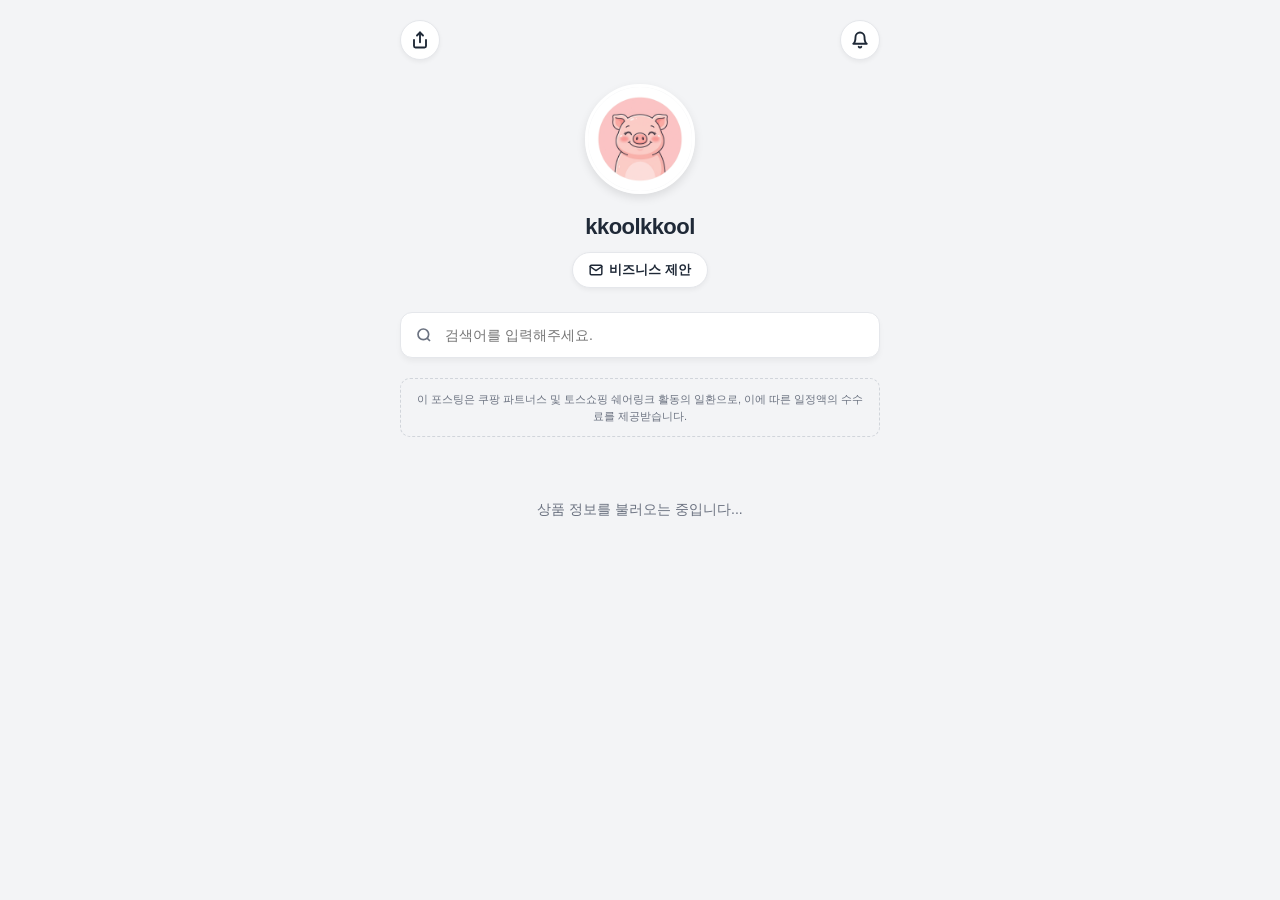
<file: index.html>
<!DOCTYPE html>
<html lang="ko">
<head>
  <meta charset="UTF-8">
  <meta name="viewport" content="width=device-width, initial-scale=1.0">
  <title>링크 보관함</title>
  
  <!-- CSS Variables & Base Styles -->
  <style>
    :root {
      --bg-color: #f3f4f6;
      --card-bg: #ffffff;
      --text-main: #1f2937;
      --text-muted: #6b7280;
      --primary-color: #4f46e5;
      --border-color: #e5e7eb;
    }

    * {
      box-sizing: border-box;
      margin: 0;
      padding: 0;
    }

    body {
      font-family: -apple-system, BlinkMacSystemFont, "Segoe UI", Roboto, "Helvetica Neue", Arial, sans-serif;
      background-color: var(--bg-color);
      color: var(--text-main);
      display: flex;
      justify-content: center;
      min-height: 100vh;
      padding: 20px 16px;
    }

    /* Page Container restricted to standard Mobile view */
    .profile-container {
      width: 100%;
      max-width: 480px;
      display: flex;
      flex-direction: column;
      align-items: center;
    }

    /* Top Action Icons */
    .top-actions {
      width: 100%;
      display: flex;
      justify-content: space-between;
      margin-bottom: 24px;
    }

    .action-btn {
      width: 40px;
      height: 40px;
      border-radius: 50%;
      background: var(--card-bg);
      border: 1px solid var(--border-color);
      display: flex;
      align-items: center;
      justify-content: center;
      cursor: pointer;
      box-shadow: 0 2px 4px rgba(0, 0, 0, 0.05);
      transition: transform 0.2s;
    }

    .action-btn:hover {
      transform: scale(1.05);
    }

    /* Profile Info Section */
    .profile-header {
      display: flex;
      flex-direction: column;
      align-items: center;
      margin-bottom: 24px;
      text-align: center;
      width: 100%;
    }

    .profile-avatar-wrapper {
      position: relative;
      margin-bottom: 16px;
    }

    .profile-avatar {
      width: 110px;
      height: 110px;
      border-radius: 50%;
      object-fit: cover;
      border: 3px solid #ffffff;
      box-shadow: 0 4px 10px rgba(0, 0, 0, 0.1);
    }

    .profile-name {
      font-size: 22px;
      font-weight: 800;
      color: var(--text-main);
      margin-bottom: 12px;
      letter-spacing: -0.025em;
    }

    .business-btn {
      display: inline-flex;
      align-items: center;
      gap: 6px;
      background: var(--card-bg);
      border: 1px solid var(--border-color);
      padding: 8px 16px;
      border-radius: 20px;
      font-size: 13px;
      font-weight: 700;
      color: var(--text-main);
      text-decoration: none;
      cursor: pointer;
      box-shadow: 0 2px 5px rgba(0, 0, 0, 0.05);
      transition: background 0.2s, transform 0.2s;
    }

    .business-btn:hover {
      background: #f9fafb;
      transform: translateY(-1px);
    }

    /* Live Search Input */
    .search-wrapper {
      width: 100%;
      position: relative;
      margin-bottom: 20px;
    }

    .search-input {
      width: 100%;
      padding: 14px 16px 14px 44px;
      background: var(--card-bg);
      border: 1px solid var(--border-color);
      border-radius: 12px;
      font-size: 14px;
      color: var(--text-main);
      outline: none;
      box-shadow: 0 4px 6px -1px rgba(0, 0, 0, 0.05);
      transition: border-color 0.2s;
    }

    .search-input:focus {
      border-color: #cbd5e1;
    }

    .search-icon {
      position: absolute;
      left: 16px;
      top: 50%;
      transform: translateY(-50%);
      color: var(--text-muted);
      font-size: 16px;
      pointer-events: none;
    }

    /* FTC Disclosure Notice Box */
    .disclosure-box {
      width: 100%;
      background: rgba(243, 244, 246, 0.5);
      border: 1px dashed #d1d5db;
      padding: 12px;
      border-radius: 10px;
      font-size: 11px;
      line-height: 1.5;
      color: var(--text-muted);
      text-align: center;
      margin-bottom: 24px;
      white-space: pre-line;
    }

    /* Product Cards List */
    .product-list {
      width: 100%;
      display: flex;
      flex-direction: column;
      gap: 12px;
    }

    .product-card {
      background: var(--card-bg);
      border: 1px solid var(--border-color);
      border-radius: 16px;
      padding: 12px;
      display: flex;
      align-items: center;
      gap: 16px;
      cursor: pointer;
      box-shadow: 0 4px 6px -1px rgba(0, 0, 0, 0.03), 0 2px 4px -1px rgba(0, 0, 0, 0.02);
      transition: transform 0.2s, box-shadow 0.2s;
    }

    .product-card:hover {
      transform: translateY(-2px);
      box-shadow: 0 10px 15px -3px rgba(0, 0, 0, 0.05), 0 4px 6px -2px rgba(0, 0, 0, 0.02);
    }

    .product-thumb {
      width: 70px;
      height: 70px;
      border-radius: 12px;
      object-fit: cover;
      background: #f3f4f6;
      flex-shrink: 0;
    }

    .product-info {
      flex: 1;
      display: flex;
      justify-content: center;
      padding-right: 12px;
    }

    .product-title {
      font-size: 15px;
      font-weight: 700;
      color: var(--text-main);
      text-align: center;
      line-height: 1.4;
    }

    /* Loading / Empty States */
    .status-msg {
      padding: 40px 0;
      text-align: center;
      color: var(--text-muted);
      font-size: 14px;
      font-weight: 500;
    }

    /* Responsive adjustments */
    @media (max-width: 480px) {
      body {
        padding: 12px 8px;
      }
    }
  </style>
</head>
<body>

  <div class="profile-container">
    <!-- Top Action Icons -->
    <div class="top-actions">
      <div class="action-btn" onclick="shareProfile()">
        <svg width="18" height="18" viewBox="0 0 24 24" fill="none" stroke="currentColor" stroke-width="2.5" stroke-linecap="round" stroke-linejoin="round">
          <path d="M4 12v8a2 2 0 0 0 2 2h12a2 2 0 0 0 2-2v-8"></path>
          <polyline points="16 6 12 2 8 6"></polyline>
          <line x1="12" y1="2" x2="12" y2="15"></line>
        </svg>
      </div>
      <div class="action-btn" onclick="alert('알림 설정이 활성화되었습니다.')">
        <svg width="18" height="18" viewBox="0 0 24 24" fill="none" stroke="currentColor" stroke-width="2.5" stroke-linecap="round" stroke-linejoin="round">
          <path d="M18 8A6 6 0 0 0 6 8c0 7-3 9-3 9h18s-3-2-3-9"></path>
          <path d="M13.73 21a2 2 0 0 1-3.46 0"></path>
        </svg>
      </div>
    </div>

    <!-- Profile Header Info -->
    <div class="profile-header">
      <div class="profile-avatar-wrapper">
        <img id="profile-img" class="profile-avatar" src="kkoolkkool_avatar.jpg" alt="Profile Avatar">
      </div>
      <div id="profile-name" class="profile-name">kkoolkkool</div>
      <a id="business-link" class="business-btn" href="mailto:koolkool@naver.com">
        <svg width="14" height="14" viewBox="0 0 24 24" fill="none" stroke="currentColor" stroke-width="2.5" stroke-linecap="round" stroke-linejoin="round">
          <path d="M4 4h16c1.1 0 2 .9 2 2v12c0 1.1-.9 2-2 2H4c-1.1 0-2-.9-2-2V6c0-1.1.9-2 2-2z"></path>
          <polyline points="22,6 12,13 2,6"></polyline>
        </svg>
        <span>비즈니스 제안</span>
      </a>
    </div>

    <!-- Live Search Input -->
    <div class="search-wrapper">
      <svg class="search-icon" width="16" height="16" viewBox="0 0 24 24" fill="none" stroke="currentColor" stroke-width="2.5">
        <circle cx="11" cy="11" r="8"></circle>
        <line x1="21" y1="21" x2="16.65" y2="16.65"></line>
      </svg>
      <input type="text" id="search-input" class="search-input" placeholder="검색어를 입력해주세요.">
    </div>

    <!-- FTC Disclosure Notice -->
    <div id="disclosure-text" class="disclosure-box">
      이 포스팅은 쿠팡 파트너스 활동의 일환으로
      이에 따른 일정액의 수수료를 제공받습니다.
    </div>

    <!-- Product List -->
    <div id="product-list" class="product-list">
      <div class="status-msg">상품 정보를 불러오는 중입니다...</div>
    </div>
  </div>

  <!-- Load Supabase Dependencies -->
  <script src="src/lib/supabase.min.js"></script>
  <script src="src/utils/supabaseClient.js"></script>

  <!-- Client-side Logic -->
  <script>
    let allProducts = [];
    let activeProfile = {};

    // 1. Detect profile configurations dynamically
    function configureProfile(dbConfig = null) {
      const url = window.location.href.toLowerCase();
      let key = 'kkoolkkool';
      
      if (url.includes('salim') || url.includes('salim_nam')) {
        key = 'salim_nam';
      }

      const fallbacks = {
        kkoolkkool: {
          key: 'kkoolkkool',
          name: 'kkoolkkool',
          avatar: 'kkoolkkool_avatar.jpg',
          email: 'koolkool@naver.com',
          desc: '이 포스팅은 쿠팡 파트너스 및 토스쇼핑 쉐어링크 활동의 일환으로, 이에 따른 일정액의 수수료를 제공받습니다.'
        },
        salim_nam: {
          key: 'salim_nam',
          name: 'salim_nam',
          avatar: 'salim_nam_avatar.jpg',
          email: 'hkthelife@gmail.com',
          desc: '이 포스팅은 쿠팡 파트너스 및 토스쇼핑 쉐어링크 활동의 일환으로, 이에 따른 일정액의 수수료를 제공받습니다.\n\n찾으시는 제품명 or 제품번호를 검색해보세요!\n짧게 입력해도 모두 뜹니다!\n\n✉️ hkthelife@gmail.com'
        }
      };

      activeProfile = { ...fallbacks[key] };

      if (dbConfig && dbConfig.profiles && dbConfig.profiles[key]) {
        const dbProfile = dbConfig.profiles[key];
        if (dbProfile.name) activeProfile.name = dbProfile.name;
        if (dbProfile.avatar) activeProfile.avatar = dbProfile.avatar;
        if (dbProfile.email) activeProfile.email = dbProfile.email;
        if (dbProfile.desc) activeProfile.desc = dbProfile.desc;
      }

      // Update HTML profile elements
      document.title = `${activeProfile.name} - 링크 보관함`;
      document.getElementById('profile-img').src = activeProfile.avatar;
      document.getElementById('profile-name').textContent = activeProfile.name;
      document.getElementById('business-link').href = `mailto:${activeProfile.email}`;
      document.getElementById('disclosure-text').textContent = activeProfile.desc;
    }

    // 2. Fetch Board posts from Supabase database
    async function loadSupabaseProducts() {
      const listContainer = document.getElementById('product-list');
      
      if (!window.supabaseClient) {
        listContainer.innerHTML = '<div class="status-msg">⚠️ 데이터베이스 구성에 실패했습니다.</div>';
        return;
      }

      try {
        const { data, error } = await window.supabaseClient
          .from('sns_metrics')
          .select('*')
          .order('saved_at', { ascending: false });

        if (error) throw error;

        // Try to read settings row and reconfigure profile
        if (data && data.length > 0) {
          const configRow = data.find(item => item.author === 'admin_config');
          if (configRow) {
            try {
              const dbConfig = JSON.parse(configRow.text);
              configureProfile(dbConfig);
            } catch (e) {
              console.warn('Failed to parse admin_config:', e);
            }
          }
        }

        allProducts = [];

        if (data && data.length > 0) {
          data.forEach(item => {
            const content = item.text || '';
            
            // Check if post text is JSON-serialized product metadata
            if (content.trim().startsWith('{') && content.trim().endsWith('}')) {
              try {
                const parsed = JSON.parse(content);
                if (parsed.isShopping && parsed.platform === 'shopping_remote') {
                  const showOnLanding = parsed.showOnLanding !== false;
                  if (!showOnLanding) return; // Skip if user disabled landing page visibility

                  const title = parsed.title || '상품 정보';
                  const thumbnail = parsed.images && parsed.images.length > 0 ? parsed.images[0] : '';
                  const link = parsed.coupangPartnersLink || parsed.link || item.link || '#';
                  
                  allProducts.push({
                    id: item.id,
                    title: title,
                    thumbnail: thumbnail,
                    link: link,
                    savedAt: item.saved_at
                  });
                }
              } catch (err) {
                console.warn('JSON parse warning:', err);
              }
            }
          });
        }

        renderProducts(allProducts);
      } catch (err) {
        console.error('Fetch error:', err);
        listContainer.innerHTML = '<div class="status-msg">⚠️ 목록을 불러오는 과정에서 오류가 발생했습니다.</div>';
      }
    }

    // 3. Render filtered items to the page list
    function renderProducts(productsList) {
      const listContainer = document.getElementById('product-list');
      listContainer.innerHTML = '';

      if (productsList.length === 0) {
        listContainer.innerHTML = '<div class="status-msg">등록된 상품 정보가 없습니다.</div>';
        return;
      }

      productsList.forEach(prod => {
        const card = document.createElement('a');
        card.className = 'product-card';
        card.href = prod.link;
        card.target = '_blank';
        card.style.textDecoration = 'none'; // Prevents default underline style

        // Set fallback thumbnail image or modern gradient placeholder if none exists
        const thumbSrc = prod.thumbnail || 'data:image/svg+xml;utf8,%3Csvg%20xmlns%3D%22http%3A%2F%2Fwww.w3.org%2F2000%2Fsvg%22%20width%3D%2270%22%20height%3D%2270%22%20viewBox%3D%220%200%2070%2070%22%3E%3Crect%20width%3D%2270%22%20height%3D%2270%22%20fill%3D%22%23e5e7eb%22%2F%3E%3C%2Fsvg%3E';

        card.innerHTML = `
          <img class="product-thumb" src="${thumbSrc}" alt="Product Thumbnail" onerror="this.onerror=null; this.src='data:image/svg+xml;utf8,%3Csvg%20xmlns%3D%22http%3A%2F%2Fwww.w3.org%2F2000%2Fsvg%22%20width%3D%2270%22%20height%3D%2270%22%20viewBox%3D%220%200%2070%2070%22%3E%3Crect%20width%3D%2270%22%20height%3D%2270%22%20fill%3D%22%23e5e7eb%22%2F%3E%3C%2Fsvg%3E';">
          <div class="product-info">
            <div class="product-title">${escapeHtml(prod.title)}</div>
          </div>
        `;
        listContainer.appendChild(card);
      });
    }

    // Utility escape HTML function
    function escapeHtml(str) {
      return str
        .replace(/&/g, "&amp;")
        .replace(/</g, "&lt;")
        .replace(/>/g, "&gt;")
        .replace(/"/g, "&quot;")
        .replace(/'/g, "&#039;");
    }

    // 4. Live Search Filter handler
    document.getElementById('search-input').addEventListener('input', (e) => {
      const query = e.target.value.toLowerCase().trim();
      if (!query) {
        renderProducts(allProducts);
        return;
      }

      const filtered = allProducts.filter(p => 
        p.title.toLowerCase().includes(query)
      );
      renderProducts(filtered);
    });

    // Share Profile navigator API or fallback clipboard write
    function shareProfile() {
      if (navigator.share) {
        navigator.share({
          title: `${activeProfile.name} - 링크 보관함`,
          url: window.location.href
        }).catch(err => console.log('Share canceled'));
      } else {
        navigator.clipboard.writeText(window.location.href).then(() => {
          alert('📋 프로필 링크 주소가 클립보드에 복사되었습니다!');
        });
      }
    }

    // Initialization
    configureProfile();
    loadSupabaseProducts();
  </script>
</body>
</html>
</file>
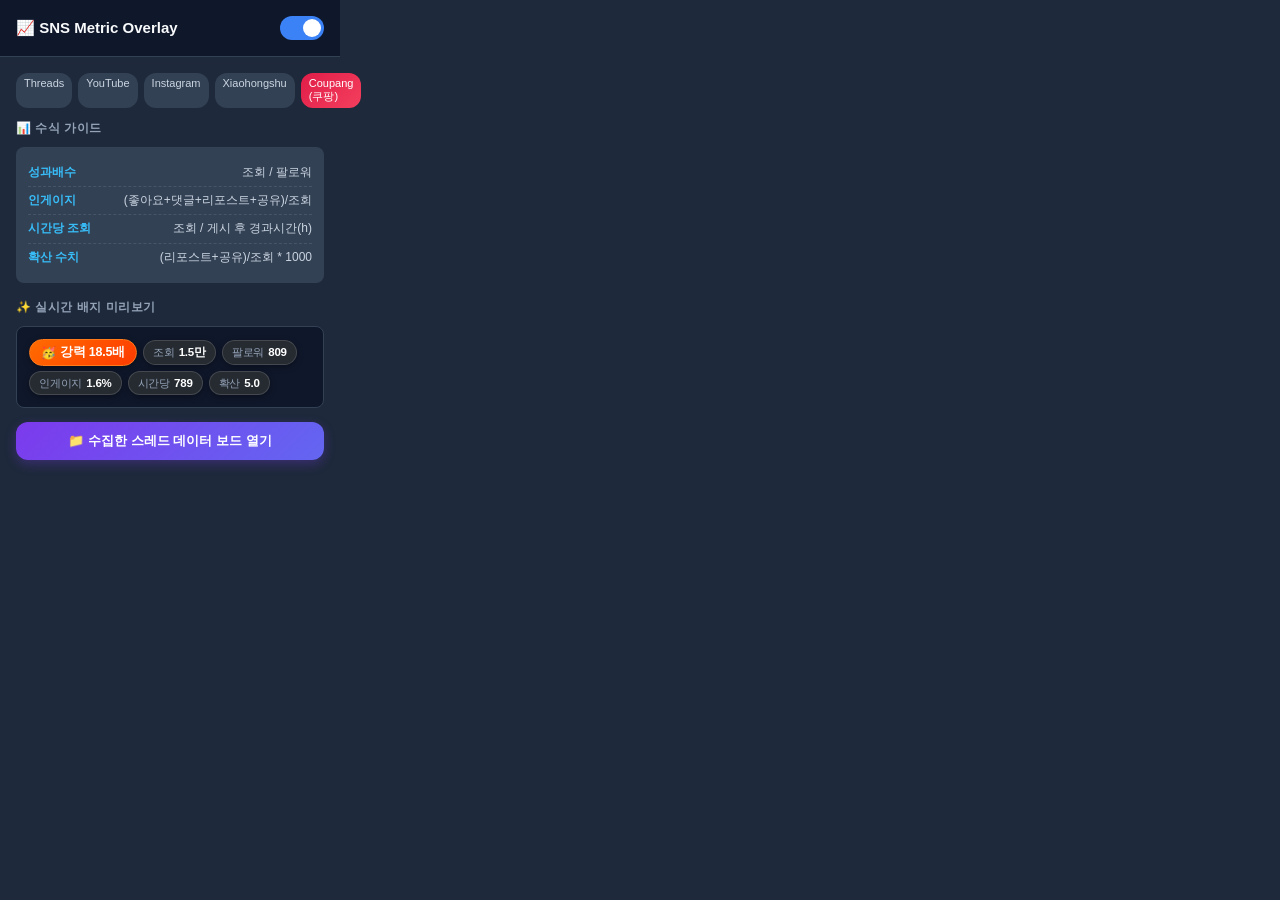
<file: popup.html>
<!DOCTYPE html>
<html lang="ko">
<head>
  <meta charset="UTF-8">
  <title>SNS Metric Overlay</title>
  <link rel="stylesheet" href="styles/content.css">
  <link rel="stylesheet" href="popup.css">
</head>
<body>
  <div class="header">
    <h1>📈 SNS Metric Overlay</h1>
    <label class="switch">
      <input type="checkbox" id="toggle-extension" checked>
      <span class="slider"></span>
    </label>
  </div>

  <div class="content">
    <div class="platform-chips">
      <span class="chip">Threads</span>
      <span class="chip">YouTube</span>
      <span class="chip">Instagram</span>
      <span class="chip">Xiaohongshu</span>
      <span class="chip" style="background:linear-gradient(135deg,#e11d48,#f43f5e);color:#fff;">Coupang (쿠팡)</span>
    </div>

    <div class="section-title">📊 수식 가이드</div>
    <div class="formula-card">
      <div class="formula-item">
        <span class="formula-name">성과배수</span>
        <span class="formula-expr">조회 / 팔로워</span>
      </div>
      <div class="formula-item">
        <span class="formula-name">인게이지</span>
        <span class="formula-expr">(좋아요+댓글+리포스트+공유)/조회</span>
      </div>
      <div class="formula-item">
        <span class="formula-name">시간당 조회</span>
        <span class="formula-expr">조회 / 게시 후 경과시간(h)</span>
      </div>
      <div class="formula-item">
        <span class="formula-name">확산 수치</span>
        <span class="formula-expr">(리포스트+공유)/조회 * 1000</span>
      </div>
    </div>

    <div class="section-title">✨ 실시간 배지 미리보기</div>
    <div class="preview-box" id="badge-preview">
      <!-- Injected by popup.js -->
    </div>

    <button id="btn-open-dashboard" style="width:100%;margin-top:14px;padding:10px;background:linear-gradient(135deg,#7c3aed,#6366f1);color:#fff;border:none;border-radius:12px;font-weight:700;font-size:13px;cursor:pointer;box-shadow:0 4px 12px rgba(124,58,237,0.3);">
      📁 수집한 스레드 데이터 보드 열기
    </button>
  </div>

  <script src="src/utils/formatter.js"></script>
  <script src="src/utils/calculator.js"></script>
  <script src="src/ui/badgeRenderer.js"></script>
  <script src="popup.js"></script>
</body>
</html>
</file>
<file: styles/content.css>
/* SNS Metric Overlay Extension CSS */

.sns-metric-container {
  display: flex;
  flex-wrap: wrap;
  align-items: center;
  gap: 5px 6px;
  font-family: -apple-system, BlinkMacSystemFont, "Segoe UI", Roboto, Helvetica, Arial, sans-serif;
  z-index: 99999 !important;
  user-select: none;
}

/* Photo 1 Exact Matching: Fixed Viewport Floating Vertical Left Layout (Escapes all overflow:hidden & contain:paint) */
.sns-metric-container.vertical-float {
  position: fixed !important;
  flex-direction: column !important;
  align-items: flex-end !important;
  gap: 5px !important;
  z-index: 99999 !important;
  margin: 0 !important;
  padding: 0 !important;
  width: auto !important;
  pointer-events: auto !important;
}

/* Base Badge Pill */
.sns-metric-pill {
  display: inline-flex;
  align-items: center;
  justify-content: center;
  gap: 4px;
  padding: 3px 9px;
  border-radius: 14px;
  font-size: 11.5px;
  font-weight: 600;
  line-height: 1.4;
  white-space: nowrap;
  letter-spacing: -0.2px;
  box-shadow: 0 2px 6px rgba(0, 0, 0, 0.35);
  transition: transform 0.15s ease, box-shadow 0.15s ease;
}

.sns-metric-pill:hover {
  transform: translateY(-1px);
  box-shadow: 0 4px 10px rgba(0, 0, 0, 0.45);
}

/* Standard Metric Pill (Dark Slate) */
.sns-metric-pill.pill-standard {
  background-color: #262b32;
  color: #e2e8f0;
  border: 1px solid rgba(255, 255, 255, 0.14);
}

.sns-metric-pill.pill-standard .pill-label {
  color: #94a3b8;
  font-weight: 500;
  font-size: 10.5px;
}

.sns-metric-pill.pill-standard .pill-value {
  color: #ffffff;
  font-weight: 700;
}

/* Multiplier Badges */
.sns-metric-pill.multiplier-super {
  background: linear-gradient(135deg, #ff6b00 0%, #ff3b00 100%);
  color: #ffffff;
  border: 1px solid #ff7a1a;
  font-size: 12.5px;
  padding: 4px 11px;
  animation: pulse-glow 2s infinite alternate;
}

.sns-metric-pill.multiplier-high {
  background: linear-gradient(135deg, #7c3aed 0%, #6366f1 100%);
  color: #ffffff;
  border: 1px solid #8b5cf6;
  font-size: 12.5px;
  padding: 4px 11px;
}

.sns-metric-pill.multiplier-medium {
  background: linear-gradient(135deg, #eab308 0%, #ca8a04 100%);
  color: #1e1b4b;
  font-weight: 700;
  font-size: 12px;
}

.sns-metric-pill.multiplier-normal {
  background-color: #334155;
  color: #f1f5f9;
  border: 1px solid #475569;
}

.sns-metric-pill.multiplier-low {
  background-color: #3b424a;
  color: #cbd5e1;
  border: 1px solid #4b5563;
}

.sns-metric-pill .emoji {
  font-size: 12px;
  line-height: 1;
}

/* Photo 1 Right Chick Action Button 🐥 (Fixed Viewport Positioning) */
.sns-chick-action-btn {
  position: fixed !important;
  width: 36px !important;
  height: 36px !important;
  border-radius: 50% !important;
  background: #ffffff !important;
  box-shadow: 0 2px 10px rgba(0, 0, 0, 0.3) !important;
  border: 2px solid #facc15 !important;
  cursor: pointer !important;
  display: flex !important;
  align-items: center !important;
  justify-content: center !important;
  font-size: 19px !important;
  z-index: 99999 !important;
  transition: transform 0.2s ease, box-shadow 0.2s ease !important;
  user-select: none !important;
  margin: 0 !important;
}

.sns-chick-action-btn:hover {
  transform: scale(1.12) !important;
  box-shadow: 0 4px 14px rgba(250, 204, 21, 0.6) !important;
}

.sns-chick-action-btn:active {
  transform: scale(0.95) !important;
}

/* Dark Action Popup Modal */
.sns-modal-overlay {
  position: fixed !important;
  top: 0 !important;
  left: 0 !important;
  width: 100vw !important;
  height: 100vh !important;
  background-color: rgba(0, 0, 0, 0.65) !important;
  backdrop-filter: blur(4px) !important;
  z-index: 999999 !important;
  display: flex !important;
  align-items: center !important;
  justify-content: center !important;
  animation: fadeIn 0.2s ease;
}

.sns-action-modal {
  background-color: #121620 !important;
  border: 1px solid rgba(255, 255, 255, 0.12) !important;
  border-radius: 20px !important;
  width: 250px !important;
  padding: 18px 16px !important;
  box-shadow: 0 16px 40px rgba(0, 0, 0, 0.7) !important;
  display: flex !important;
  flex-direction: column !important;
  align-items: stretch !important;
  animation: popIn 0.22s cubic-bezier(0.175, 0.885, 0.32, 1.275);
  user-select: none !important;
}

.sns-modal-title {
  text-align: center;
  font-size: 13px;
  font-weight: 600;
  color: #94a3b8;
  margin-bottom: 10px;
  letter-spacing: -0.2px;
}

.sns-modal-title.sns-title-sub {
  margin-top: 14px;
}

/* Modal Button Base */
.sns-modal-btn {
  width: 100%;
  padding: 10px 14px;
  border-radius: 12px;
  border: none;
  font-size: 13px;
  font-weight: 600;
  cursor: pointer;
  margin-bottom: 8px;
  transition: transform 0.15s ease, filter 0.15s ease, box-shadow 0.15s ease;
  display: flex;
  align-items: center;
  justify-content: center;
  box-shadow: 0 2px 6px rgba(0, 0, 0, 0.2);
}

.sns-modal-btn:hover {
  transform: translateY(-1px);
  filter: brightness(1.1);
  box-shadow: 0 4px 10px rgba(0, 0, 0, 0.3);
}

.sns-modal-btn:active {
  transform: translateY(1px);
}

.sns-modal-btn.btn-gradient {
  background: linear-gradient(135deg, #e2e8f0 0%, #cbd5e1 100%);
  color: #0f172a;
  font-weight: 700;
}

.sns-modal-btn.btn-purple {
  background: linear-gradient(135deg, #5850ec 0%, #4338ca 100%);
  color: #ffffff;
}

.sns-dual-btn-row {
  display: flex;
  gap: 8px;
  margin-bottom: 6px;
}

.sns-modal-btn.btn-half {
  margin-bottom: 0;
}

.sns-modal-close-btn {
  width: 32px;
  height: 32px;
  border-radius: 50%;
  background-color: #ef4444;
  color: #ffffff;
  border: none;
  font-size: 15px;
  font-weight: 700;
  margin: 10px auto 0 auto;
  display: flex;
  align-items: center;
  justify-content: center;
  cursor: pointer;
  box-shadow: 0 2px 8px rgba(239, 68, 68, 0.4);
  transition: transform 0.2s ease, background-color 0.2s ease;
}

.sns-modal-close-btn:hover {
  background-color: #dc2626;
  transform: scale(1.12);
}

.sns-toast-msg {
  position: fixed;
  bottom: 30px;
  left: 50%;
  transform: translateX(-50%) translateY(50px);
  background-color: #0f172a;
  color: #ffffff;
  padding: 10px 20px;
  border-radius: 20px;
  border: 1px solid rgba(255, 255, 255, 0.15);
  box-shadow: 0 8px 24px rgba(0, 0, 0, 0.4);
  font-size: 13px;
  font-weight: 600;
  z-index: 1000000;
  opacity: 0;
  pointer-events: none;
  transition: transform 0.3s cubic-bezier(0.175, 0.885, 0.32, 1.275), opacity 0.3s ease;
}

.sns-toast-msg.show {
  transform: translateX(-50%) translateY(0);
  opacity: 1;
}

@keyframes fadeIn {
  from { opacity: 0; }
  to { opacity: 1; }
}

@keyframes popIn {
  from { transform: scale(0.85); opacity: 0; }
  to { transform: scale(1); opacity: 1; }
}
</file>
<file: popup.css>
body {
  width: 340px;
  margin: 0;
  padding: 0;
  font-family: -apple-system, BlinkMacSystemFont, "Segoe UI", Roboto, sans-serif;
  background-color: #1e293b;
  color: #f8fafc;
}

.header {
  display: flex;
  align-items: center;
  justify-content: space-between;
  padding: 16px;
  background-color: #0f172a;
  border-bottom: 1px solid #334155;
}

.header h1 {
  font-size: 15px;
  font-weight: 700;
  margin: 0;
  display: flex;
  align-items: center;
  gap: 8px;
}

/* Switch Toggle */
.switch {
  position: relative;
  display: inline-block;
  width: 44px;
  height: 24px;
}

.switch input {
  opacity: 0;
  width: 0;
  height: 0;
}

.slider {
  position: absolute;
  cursor: pointer;
  top: 0; left: 0; right: 0; bottom: 0;
  background-color: #475569;
  transition: .2s;
  border-radius: 24px;
}

.slider:before {
  position: absolute;
  content: "";
  height: 18px;
  width: 18px;
  left: 3px;
  bottom: 3px;
  background-color: white;
  transition: .2s;
  border-radius: 50%;
}

input:checked + .slider {
  background-color: #3b82f6;
}

input:checked + .slider:before {
  transform: translateX(20px);
}

.content {
  padding: 16px;
}

.section-title {
  font-size: 12px;
  font-weight: 600;
  color: #94a3b8;
  text-transform: uppercase;
  letter-spacing: 0.5px;
  margin-bottom: 10px;
}

.formula-card {
  background-color: #334155;
  border-radius: 8px;
  padding: 12px;
  margin-bottom: 16px;
  font-size: 12px;
  line-height: 1.6;
}

.formula-item {
  display: flex;
  justify-content: space-between;
  border-bottom: 1px dashed #475569;
  padding: 4px 0;
}

.formula-item:last-child {
  border-bottom: none;
}

.formula-name {
  color: #38bdf8;
  font-weight: 600;
}

.formula-expr {
  color: #cbd5e1;
}

.preview-box {
  background-color: #0f172a;
  border: 1px solid #334155;
  border-radius: 8px;
  padding: 12px;
  margin-top: 10px;
}

.platform-chips {
  display: flex;
  gap: 6px;
  margin-bottom: 12px;
}

.chip {
  background-color: #334155;
  color: #cbd5e1;
  font-size: 11px;
  padding: 4px 8px;
  border-radius: 12px;
  font-weight: 500;
}
</file>
